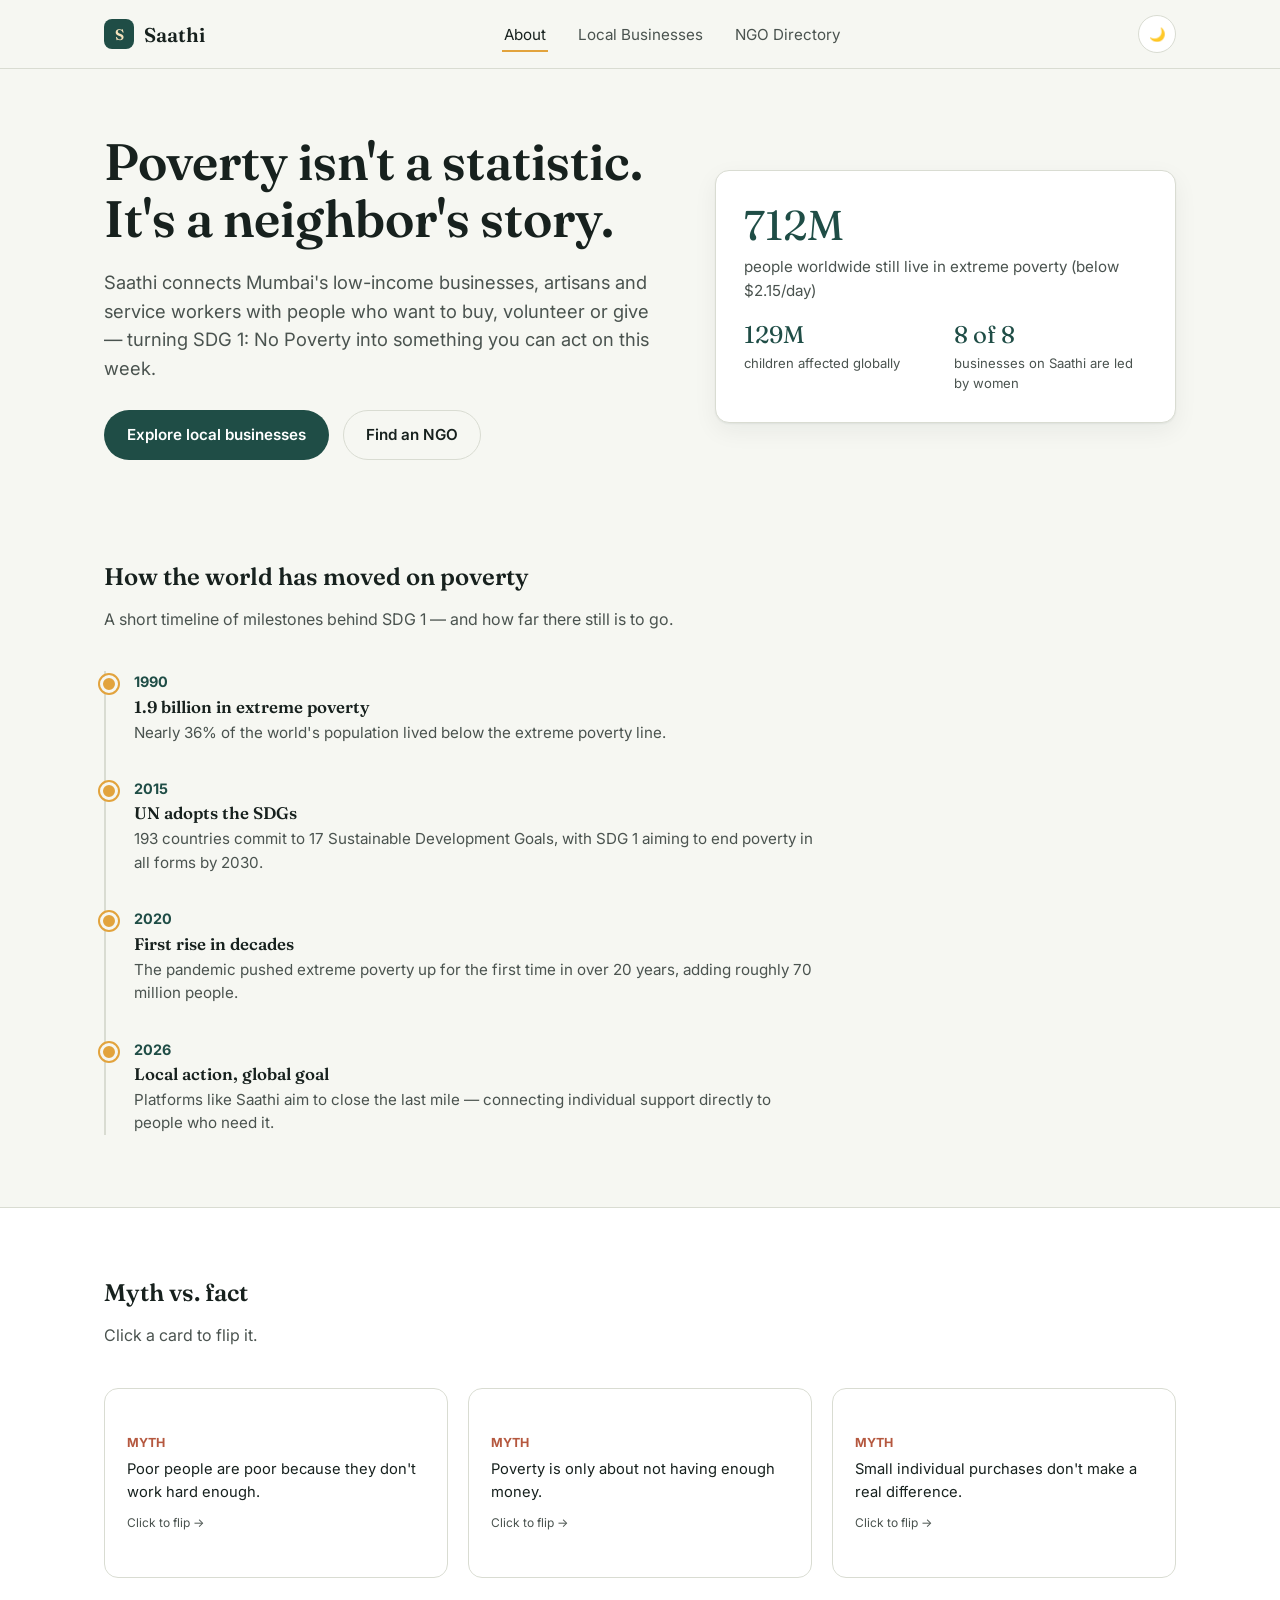
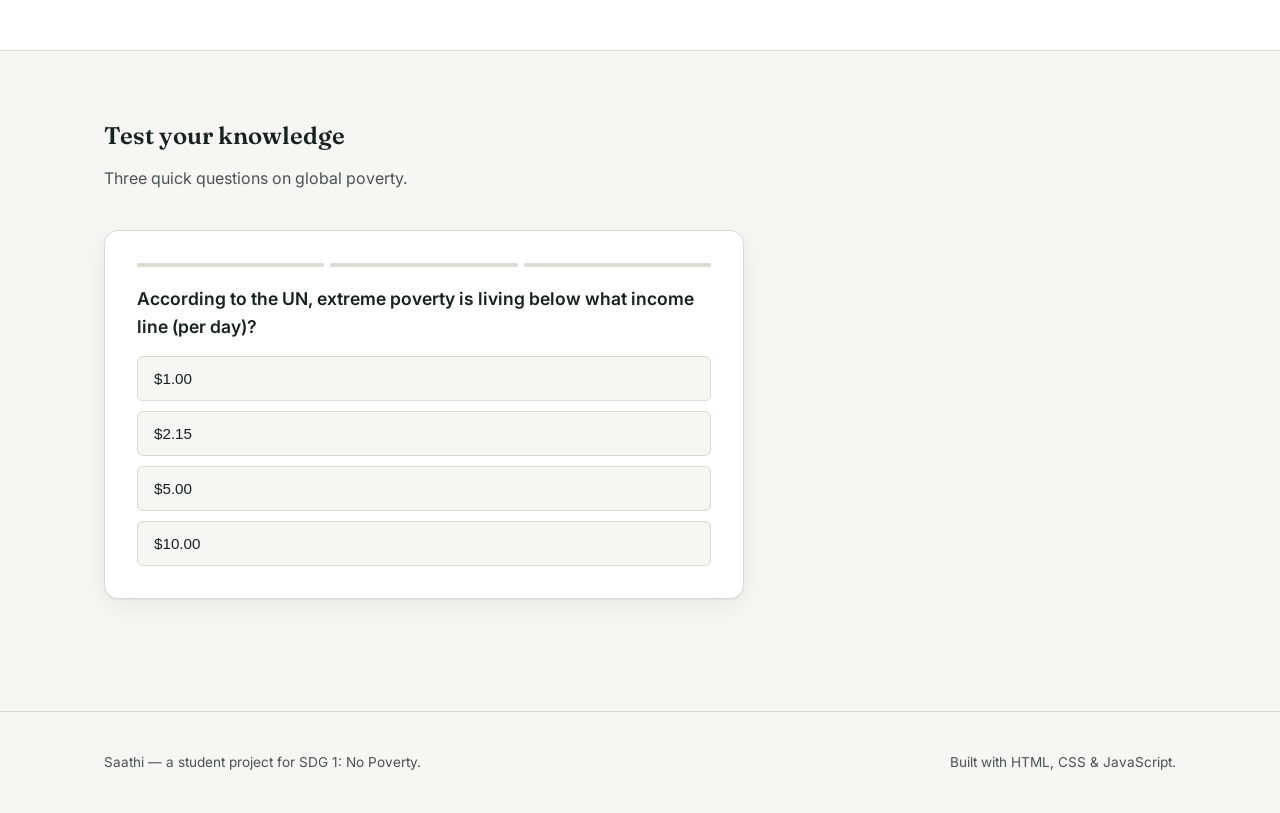
<file: index.html>
<!DOCTYPE html>
<html lang="en">
<head>
<meta charset="UTF-8">
<meta name="viewport" content="width=device-width, initial-scale=1">
<title>Saathi — SDG 1: No Poverty</title>
<link rel="preconnect" href="https://fonts.googleapis.com">
<link href="https://fonts.googleapis.com/css2?family=Fraunces:wght@500;600;700&family=Inter:wght@400;500;600;700&display=swap" rel="stylesheet">
<link rel="stylesheet" href="css/style.css">
</head>
<body>
<div class="scroll-progress" id="scrollProgress"></div>

<nav class="topnav">
  <div class="wrap">
    <a href="index.html" class="brand"><span class="mark">S</span> Saathi</a>
    <ul class="navlinks">
      <li><a href="index.html" class="active">About</a></li>
      <li><a href="businesses.html">Local Businesses</a></li>
      <li><a href="ngos.html">NGO Directory</a></li>
    </ul>
    <div class="navactions">
      <button class="theme-toggle" id="themeToggle" aria-label="Toggle dark mode">🌙</button>
    </div>
  </div>
</nav>

<header class="hero">
  <div class="wrap hero-grid">
    <div>
      <h1>Poverty isn't a statistic.<br>It's a neighbor's story.</h1>
      <p class="lede">Saathi connects Mumbai's low-income businesses, artisans and service workers with people who want to buy, volunteer or give — turning SDG 1: No Poverty into something you can act on this week.</p>
      <div class="hero-cta">
        <a href="businesses.html" class="btn btn-primary">Explore local businesses</a>
        <a href="ngos.html" class="btn btn-ghost">Find an NGO</a>
      </div>
    </div>
    <div class="stat-counter">
      <div class="num"><span data-target="712">0</span>M</div>
      <div class="label">people worldwide still live in extreme poverty (below $2.15/day)</div>
      <div class="stat-grid">
        <div>
          <div class="num" style="font-size:1.5rem;"><span data-target="129">0</span>M</div>
          <div class="label" style="font-size:0.82rem;">children affected globally</div>
        </div>
        <div>
          <div class="num" style="font-size:1.5rem;"><span data-target="8">0</span> of 8</div>
          <div class="label" style="font-size:0.82rem;">businesses on Saathi are led by women</div>
        </div>
      </div>
    </div>
  </div>
</header>

<section>
  <div class="wrap">
    <div class="section-head">
      <h2>How the world has moved on poverty</h2>
      <p>A short timeline of milestones behind SDG 1 — and how far there still is to go.</p>
    </div>
    <div class="timeline">
      <div class="tl-item">
        <div class="tl-year">1990</div>
        <h3>1.9 billion in extreme poverty</h3>
        <p>Nearly 36% of the world's population lived below the extreme poverty line.</p>
      </div>
      <div class="tl-item">
        <div class="tl-year">2015</div>
        <h3>UN adopts the SDGs</h3>
        <p>193 countries commit to 17 Sustainable Development Goals, with SDG 1 aiming to end poverty in all forms by 2030.</p>
      </div>
      <div class="tl-item">
        <div class="tl-year">2020</div>
        <h3>First rise in decades</h3>
        <p>The pandemic pushed extreme poverty up for the first time in over 20 years, adding roughly 70 million people.</p>
      </div>
      <div class="tl-item">
        <div class="tl-year">2026</div>
        <h3>Local action, global goal</h3>
        <p>Platforms like Saathi aim to close the last mile — connecting individual support directly to people who need it.</p>
      </div>
    </div>
  </div>
</section>

<section style="background:var(--paper-raised); border-top:1px solid var(--line); border-bottom:1px solid var(--line);">
  <div class="wrap">
    <div class="section-head">
      <h2>Myth vs. fact</h2>
      <p>Click a card to flip it.</p>
    </div>
    <div class="flip-grid">
      <div class="flip-card">
        <div class="flip-inner">
          <div class="flip-face flip-front">
            <div class="tag">MYTH</div>
            <p>Poor people are poor because they don't work hard enough.</p>
            <div class="flip-hint">Click to flip →</div>
          </div>
          <div class="flip-face flip-back">
            <div class="tag">FACT</div>
            <p>Most people in poverty work long, physically demanding hours — often in informal jobs with no security, benefits, or fair pay.</p>
          </div>
        </div>
      </div>
      <div class="flip-card">
        <div class="flip-inner">
          <div class="flip-face flip-front">
            <div class="tag">MYTH</div>
            <p>Poverty is only about not having enough money.</p>
            <div class="flip-hint">Click to flip →</div>
          </div>
          <div class="flip-face flip-back">
            <div class="tag">FACT</div>
            <p>Poverty is multidimensional — it also means limited access to healthcare, education, clean water and safe housing.</p>
          </div>
        </div>
      </div>
      <div class="flip-card">
        <div class="flip-inner">
          <div class="flip-face flip-front">
            <div class="tag">MYTH</div>
            <p>Small individual purchases don't make a real difference.</p>
            <div class="flip-hint">Click to flip →</div>
          </div>
          <div class="flip-face flip-back">
            <div class="tag">FACT</div>
            <p>For a small local business, even one consistent customer can be the difference between staying open and shutting down.</p>
          </div>
        </div>
      </div>
    </div>
  </div>
</section>

<section>
  <div class="wrap">
    <div class="section-head">
      <h2>Test your knowledge</h2>
      <p>Three quick questions on global poverty.</p>
    </div>
    <div class="quiz-card" id="quizCard"></div>
  </div>
</section>

<footer>
  <div class="wrap">
    <p>Saathi — a student project for SDG 1: No Poverty.</p>
    <p>Built with HTML, CSS & JavaScript.</p>
  </div>
</footer>

<script src="js/main.js"></script>
</body>
</html>
</file>
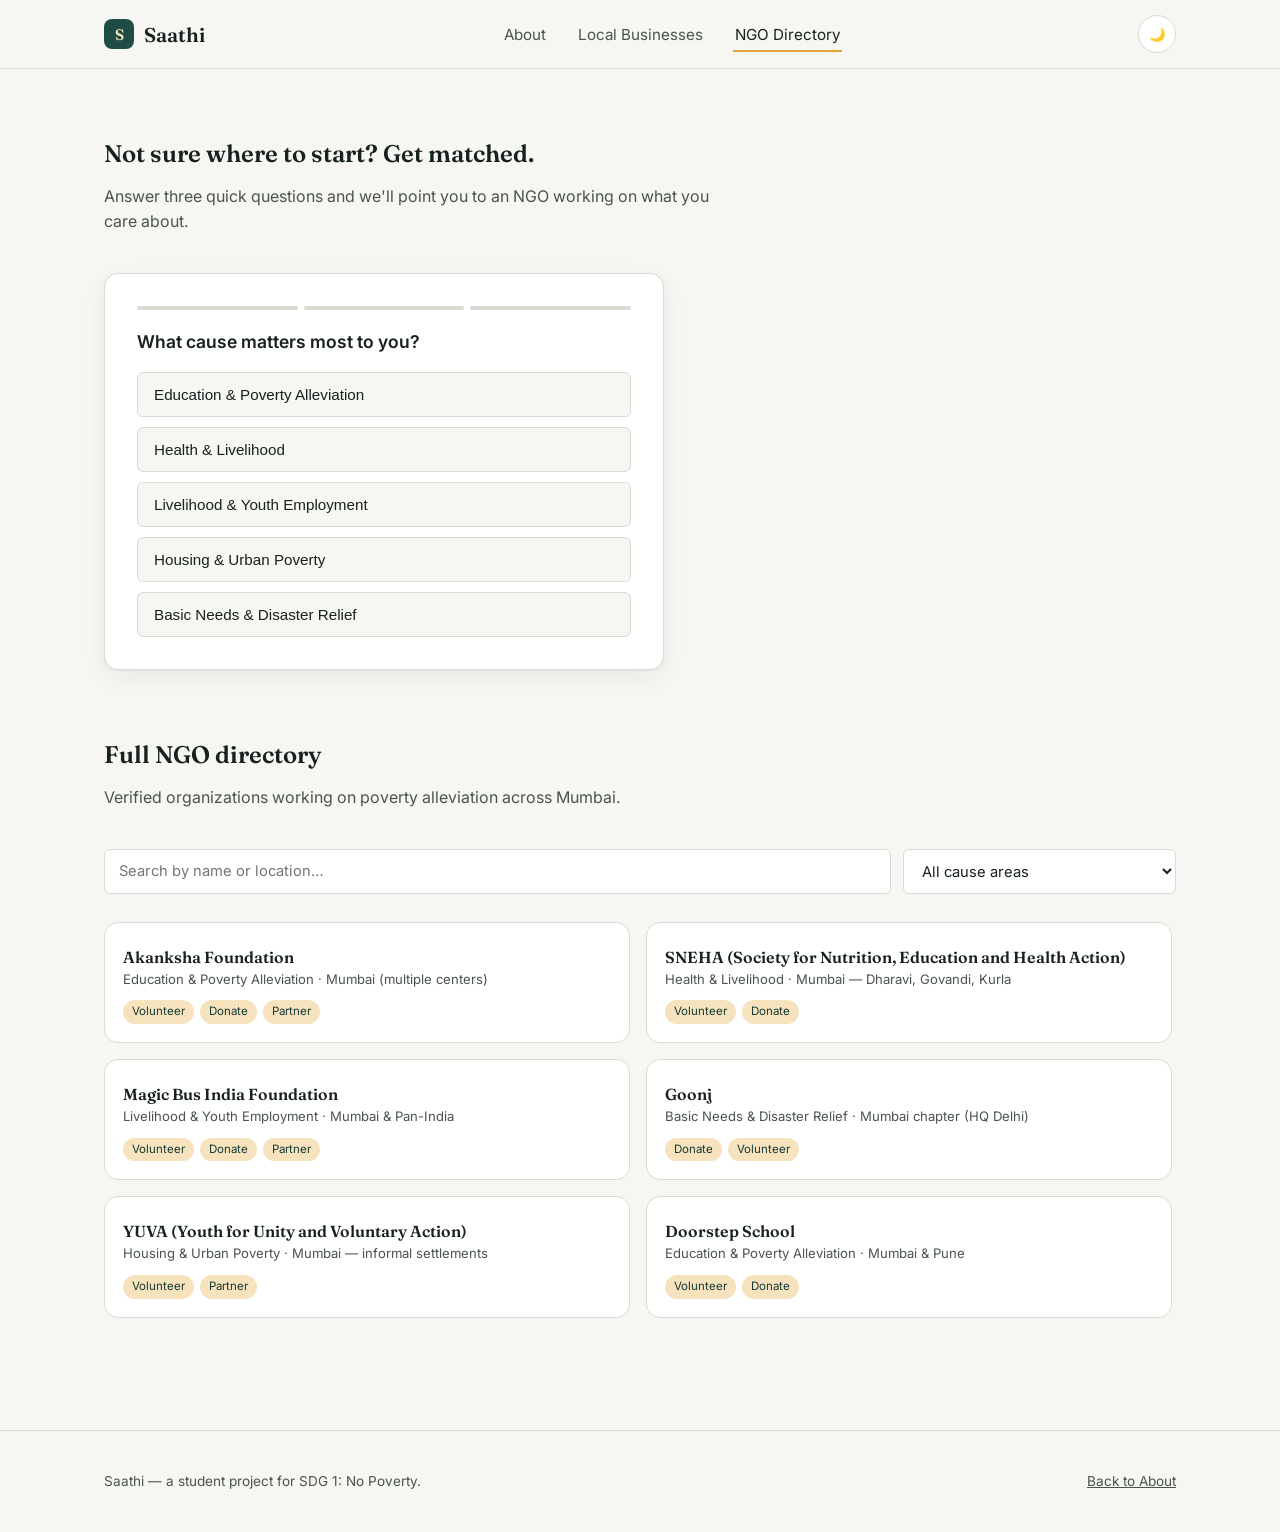
<file: ngos.html>
<!DOCTYPE html>
<html lang="en">
<head>
<meta charset="UTF-8">
<meta name="viewport" content="width=device-width, initial-scale=1">
<title>NGO Directory — Saathi</title>
<link rel="preconnect" href="https://fonts.googleapis.com">
<link href="https://fonts.googleapis.com/css2?family=Fraunces:wght@500;600;700&family=Inter:wght@400;500;600;700&display=swap" rel="stylesheet">
<link rel="stylesheet" href="css/style.css">
</head>
<body>
<div class="scroll-progress" id="scrollProgress"></div>

<nav class="topnav">
  <div class="wrap">
    <a href="index.html" class="brand"><span class="mark">S</span> Saathi</a>
    <ul class="navlinks">
      <li><a href="index.html">About</a></li>
      <li><a href="businesses.html">Local Businesses</a></li>
      <li><a href="ngos.html" class="active">NGO Directory</a></li>
    </ul>
    <div class="navactions">
      <button class="theme-toggle" id="themeToggle" aria-label="Toggle dark mode">🌙</button>
    </div>
  </div>
</nav>

<section style="padding-bottom:0;">
  <div class="wrap">
    <div class="section-head">
      <h2>Not sure where to start? Get matched.</h2>
      <p>Answer three quick questions and we'll point you to an NGO working on what you care about.</p>
    </div>
    <div class="wizard" id="wizard"></div>
  </div>
</section>

<section>
  <div class="wrap">
    <div class="section-head">
      <h2>Full NGO directory</h2>
      <p>Verified organizations working on poverty alleviation across Mumbai.</p>
    </div>
    <div class="filters">
      <input type="text" id="ngoSearch" placeholder="Search by name or location…">
      <select id="causeFilter">
        <option value="">All cause areas</option>
      </select>
    </div>
    <div class="card-grid" id="ngoGrid" style="grid-template-columns: repeat(2, 1fr); max-height:none;"></div>
  </div>
</section>

<div class="detail-panel" id="detailPanel">
  <div class="detail-card" id="detailCard"></div>
</div>

<footer>
  <div class="wrap">
    <p>Saathi — a student project for SDG 1: No Poverty.</p>
    <p><a href="index.html">Back to About</a></p>
  </div>
</footer>

<script src="js/main.js"></script>
<script src="js/ngos.js"></script>
</body>
</html>
</file>
<file: css/style.css>
/* =========================================================
   Saathi — SDG 1: No Poverty — Design tokens
   ========================================================= */
:root {
  --ink: #17211e;
  --ink-soft: #4a534f;
  --paper: #f6f7f2;
  --paper-raised: #fff;
  --line: #d9dcd2;
  --deep: #1f4d46;     
  --deep-2: #163a34;
  --gold: #e2a33d;      
  --gold-soft: #f6e3bd;
  --rose: #b5583f;     
  --radius-s: 6px;
  --radius-m: 14px;
  --shadow: 0 1px 2px rgba(23,33,30,.06), 0 8px 24px rgba(23,33,30,.06);
  --maxw: 1120px;
}

[data-theme="dark"] {
  --ink: #ecefe9; --ink-soft: #b7bdb3;
  --paper: #10201b; --paper-raised: #16261f;
  --line: #29372f; --gold-soft: #3a2f18;
}

/* ---------- base ---------- */
* { box-sizing: border-box; }
html { scroll-behavior: smooth; }
body {
  margin: 0; background: var(--paper); color: var(--ink);
  font: 16px/1.55 "Inter", -apple-system, BlinkMacSystemFont, "Segoe UI", sans-serif;
  transition: background .3s ease, color .3s ease;
}
h1, h2, h3, .display {
  font-family: "Fraunces", Georgia, serif;
  font-weight: 600; line-height: 1.12; margin: 0 0 .4em; color: var(--ink);
}
p { max-width: 68ch; color: var(--ink-soft); }
a { color: inherit; }
img { max-width: 100%; display: block; }

/* ---------- layout ---------- */
.wrap { max-width: var(--maxw); margin: 0 auto; padding: 0 24px; }
section { padding: 72px 0; }
.section-head { max-width: 640px; margin-bottom: 40px; }

/* ---------- nav ---------- */
.topnav { position: sticky; top: 0; z-index: 40; background: var(--paper); border-bottom: 1px solid var(--line); }
.topnav .wrap { display: flex; align-items: center; justify-content: space-between; height: 68px; }
.brand { display: flex; align-items: center; gap: 10px; font: 600 1.25rem "Fraunces", serif; text-decoration: none; color: var(--ink); }
.brand .mark { width: 30px; height: 30px; border-radius: 8px; background: var(--deep); display: grid; place-items: center; color: var(--gold-soft); font-size: .95rem; }
.navlinks { display: flex; gap: 28px; list-style: none; margin: 0; padding: 0; }
.navlinks a { text-decoration: none; color: var(--ink-soft); font-size: .95rem; padding: 6px 2px; border-bottom: 2px solid transparent; }
.navlinks a.active, .navlinks a:hover { color: var(--ink); border-bottom-color: var(--gold); }
.theme-toggle { border: 1px solid var(--line); background: var(--paper-raised); width: 38px; height: 38px; border-radius: 50%; cursor: pointer; display: grid; place-items: center; }
.scroll-progress { position: fixed; top: 0; left: 0; height: 3px; width: 0%; background: var(--gold); z-index: 50; transition: width .1s linear; }

/* ---------- buttons ---------- */
.btn {
  display: inline-flex; align-items: center; gap: 8px;
  padding: 12px 22px; border-radius: 999px; border: 1px solid transparent;
  font-weight: 600; font-size: .95rem; text-decoration: none; cursor: pointer;
}
.btn-primary { background: var(--deep); color: #fff; }
.btn-primary:hover { background: var(--deep-2); }
.btn-ghost { background: transparent; border-color: var(--line); color: var(--ink); }
.btn-ghost:hover { border-color: var(--ink-soft); }
.btn-gold { background: var(--gold); color: var(--deep-2); }
.btn-gold:hover { filter: brightness(.95); }
.btn-sm { padding: 8px 16px; font-size: .85rem; }

/* ---------- hero ---------- */
.hero { padding: 64px 0 32px; }
.hero-grid { display: grid; grid-template-columns: 1.1fr .9fr; gap: 48px; align-items: center; }
.hero h1 { font-size: clamp(2.2rem, 4vw, 3.4rem); }
.hero p.lede { font-size: 1.15rem; margin-top: 18px; }
.hero-cta { display: flex; gap: 14px; margin-top: 28px; }
.stat-counter { background: var(--paper-raised); border: 1px solid var(--line); border-radius: var(--radius-m); padding: 28px; box-shadow: var(--shadow); }
.stat-counter .num { font: 2.6rem "Fraunces", serif; color: var(--deep); }
.stat-counter .label { color: var(--ink-soft); font-size: .95rem; margin-top: 4px; }
.stat-grid { display: grid; grid-template-columns: 1fr 1fr; gap: 16px; margin-top: 18px; }

/* ---------- timeline ---------- */
.timeline { position: relative; margin-top: 32px; padding-left: 28px; border-left: 2px solid var(--line); }
.tl-item { position: relative; padding-bottom: 34px; }
.tl-item:last-child { padding-bottom: 0; }
.tl-item::before {
  content: ""; position: absolute; left: -34px; top: 4px; width: 12px; height: 12px;
  border-radius: 50%; background: var(--gold); border: 3px solid var(--paper); outline: 2px solid var(--gold);
}
.tl-year { font-weight: 700; color: var(--deep); font-size: .9rem; }
.tl-item h3 { font-size: 1.05rem; margin: 4px 0; }
.tl-item p { font-size: .95rem; margin: 0; }

/* ---------- myth/fact flip cards ---------- */
.flip-grid { display: grid; grid-template-columns: repeat(3, 1fr); gap: 20px; margin-top: 28px; }
.flip-card { perspective: 1200px; height: 190px; cursor: pointer; }
.flip-inner { position: relative; width: 100%; height: 100%; transform-style: preserve-3d; transition: transform .55s cubic-bezier(.4,.2,.2,1); }
.flip-card.flipped .flip-inner { transform: rotateY(180deg); }
.flip-face { position: absolute; inset: 0; backface-visibility: hidden; border-radius: var(--radius-m); padding: 22px; display: flex; flex-direction: column; justify-content: center; border: 1px solid var(--line); }
.flip-front { background: var(--paper-raised); }
.flip-back { background: var(--deep); color: #fff; transform: rotateY(180deg); }
.flip-front .tag { color: var(--rose); }
.flip-back .tag { color: var(--gold); }
.flip-face .tag { font-size: .78rem; font-weight: 700; }
.flip-face p { color: inherit; font-size: .92rem; margin: 6px 0 0; max-width: none; }
.flip-hint { font-size: .75rem; color: var(--ink-soft); margin-top: 10px; }
.flip-back .flip-hint { color: #d8ddd8; }

/* ---------- quiz ---------- */
.quiz-card { background: var(--paper-raised); border: 1px solid var(--line); border-radius: var(--radius-m); padding: 32px; box-shadow: var(--shadow); max-width: 640px; }
.quiz-progress { display: flex; gap: 6px; margin-bottom: 18px; }
.quiz-progress span { height: 4px; flex: 1; background: var(--line); border-radius: 2px; }
.quiz-progress span.done { background: var(--gold); }
.quiz-q { font-size: 1.1rem; font-weight: 600; margin-bottom: 16px; }
.quiz-opts { display: grid; gap: 10px; }
.quiz-opt { text-align: left; padding: 13px 16px; border: 1px solid var(--line); border-radius: var(--radius-s); background: var(--paper); color: var(--ink); font-size: .95rem; cursor: pointer; }
.quiz-opt:hover { border-color: var(--deep); }
.quiz-opt.correct { border-color: var(--deep); background: #e5efec; }
.quiz-opt.wrong { border-color: var(--rose); background: #f6e9e5; }
.quiz-result { text-align: center; }
.quiz-result .num { font: 2.4rem "Fraunces", serif; color: var(--deep); }

/* ---------- filters / directory ---------- */
.filters { display: flex; flex-wrap: wrap; gap: 12px; margin: 28px 0; }
.filters select, .filters input {
  padding: 10px 14px; border-radius: var(--radius-s); border: 1px solid var(--line);
  background: var(--paper-raised); color: var(--ink); font: inherit; font-size: .92rem;
}
.filters input { flex: 1; min-width: 200px; }

.split-view { display: grid; grid-template-columns: 1fr 1fr; gap: 24px; align-items: start; }
#map { height: 560px; border-radius: var(--radius-m); border: 1px solid var(--line); overflow: hidden; }

.card-grid { display: grid; grid-template-columns: repeat(2, 1fr); gap: 16px; max-height: 560px; overflow-y: auto; padding-right: 4px; }
.biz-card, .ngo-card { background: var(--paper-raised); border: 1px solid var(--line); border-radius: var(--radius-m); padding: 18px; cursor: pointer; transition: border-color .15s; }
.biz-card:hover, .ngo-card:hover { border-color: var(--deep); }
.biz-card.active { border-color: var(--gold); box-shadow: 0 0 0 2px var(--gold-soft); }
.biz-card .icon { font-size: 1.6rem; }
.biz-card h3, .ngo-card h3 { font-size: 1rem; margin: 8px 0 2px; }
.biz-card .meta, .ngo-card .meta { font-size: .82rem; color: var(--ink-soft); margin-bottom: 8px; }
.chip { display: inline-block; font-size: .72rem; padding: 3px 9px; border-radius: 999px; background: var(--gold-soft); color: var(--deep-2); margin-right: 6px; }
.impact-bar { height: 6px; background: var(--line); border-radius: 3px; overflow: hidden; margin-top: 10px; }
.impact-bar-fill { height: 100%; background: var(--deep); }
.impact-label { font-size: .75rem; color: var(--ink-soft); margin-top: 4px; }

/* ---------- detail panel ---------- */
.detail-panel { position: fixed; inset: 0; background: rgba(23,33,30,.45); z-index: 60; display: none; align-items: center; justify-content: center; padding: 24px; }
.detail-panel.open { display: flex; }
.detail-card { background: var(--paper-raised); border-radius: var(--radius-m); max-width: 480px; width: 100%; padding: 32px; position: relative; box-shadow: var(--shadow); }
.detail-close { position: absolute; top: 18px; right: 18px; border: none; background: none; font-size: 1.3rem; color: var(--ink-soft); cursor: pointer; }
.support-buttons { display: flex; gap: 10px; flex-wrap: wrap; margin-top: 18px; }

/* ---------- NGO wizard ---------- */
.wizard { background: var(--paper-raised); border: 1px solid var(--line); border-radius: var(--radius-m); padding: 32px; max-width: 560px; box-shadow: var(--shadow); }
.match-card { border: 1px solid var(--gold); background: var(--gold-soft); border-radius: var(--radius-m); padding: 22px; margin-top: 16px; }

/* ---------- footer ---------- */
footer { border-top: 1px solid var(--line); padding: 40px 0; margin-top: 40px; }
footer .wrap { display: flex; justify-content: space-between; align-items: center; flex-wrap: wrap; gap: 12px; }
footer p { font-size: .85rem; margin: 0; }

/* ---------- responsive ---------- */
@media (max-width: 880px) {
  .hero-grid, .split-view { grid-template-columns: 1fr; }
  .navlinks { display: none; }
  .flip-grid, .card-grid { grid-template-columns: 1fr; }
  .card-grid { max-height: none; }
  #map { height: 320px; }
}

@media (prefers-reduced-motion: reduce) {
  * { transition: none !important; animation: none !important; scroll-behavior: auto !important; }
}
</file>
